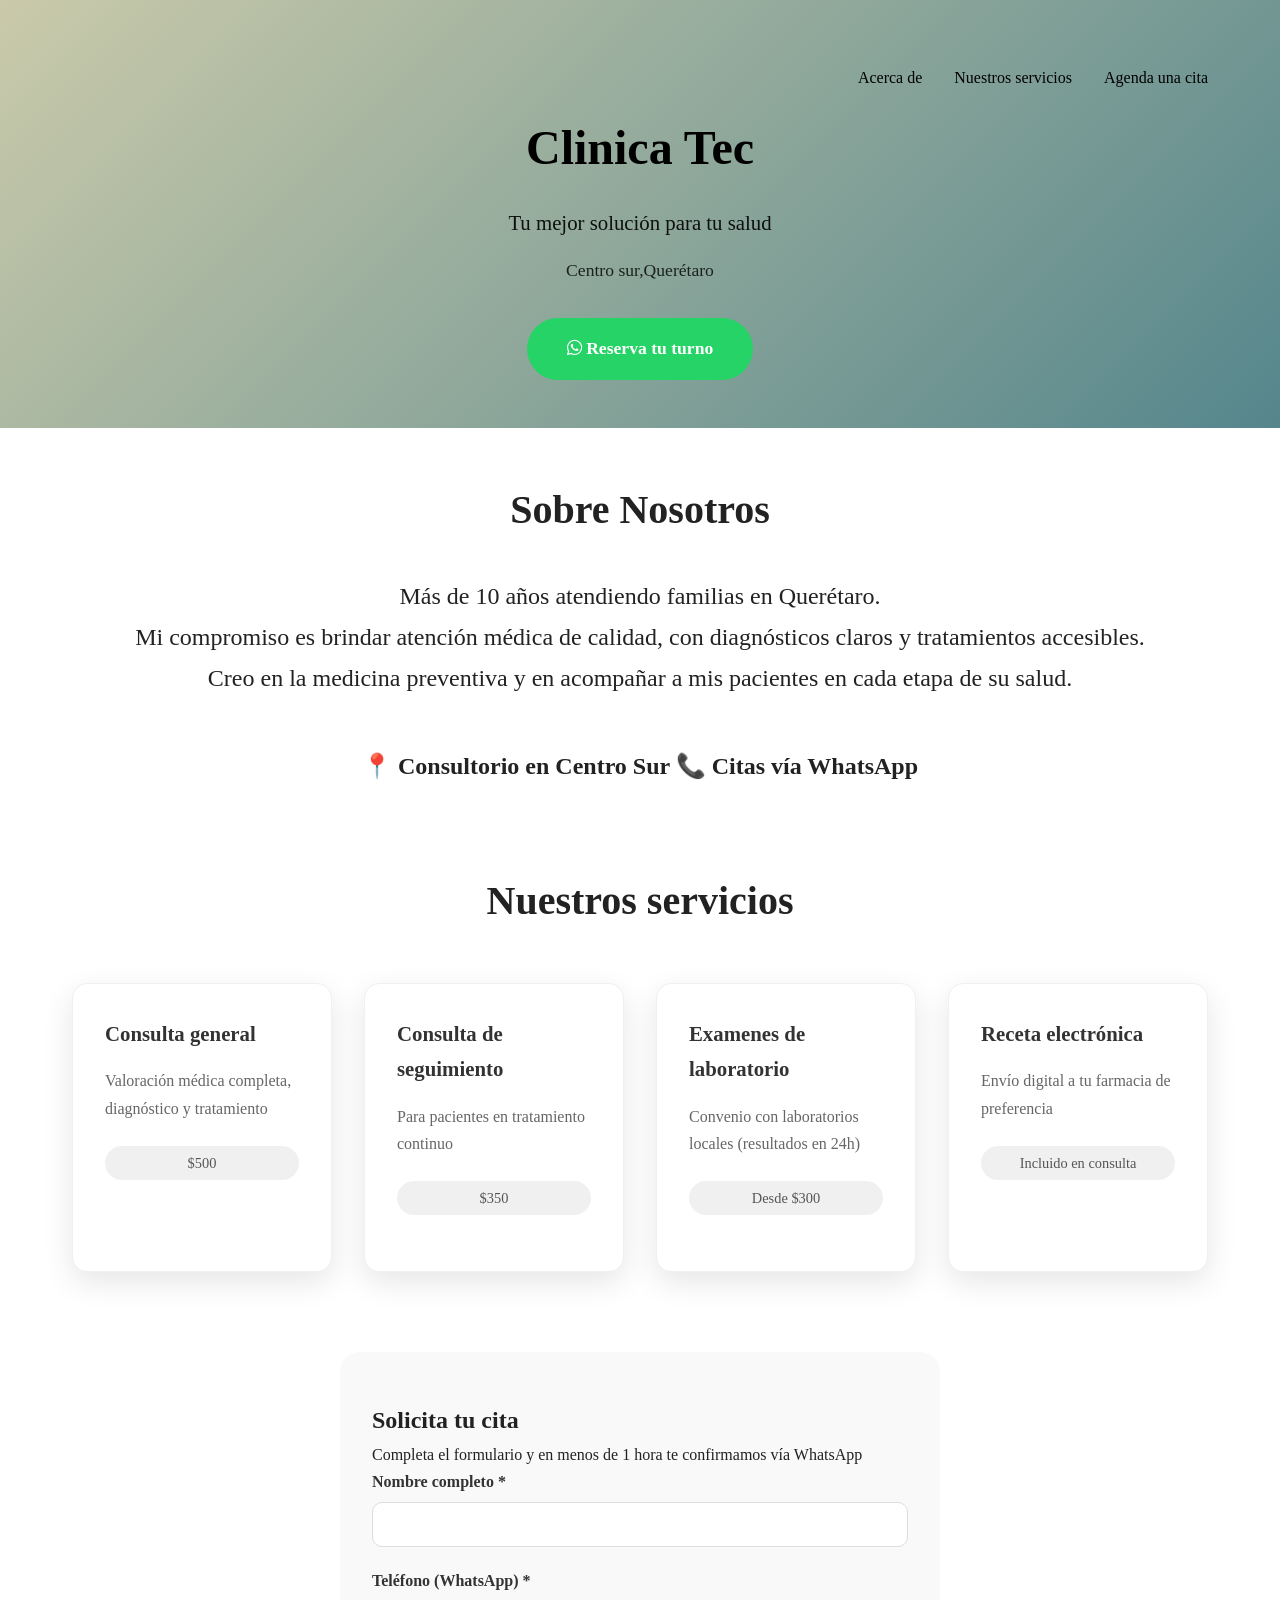
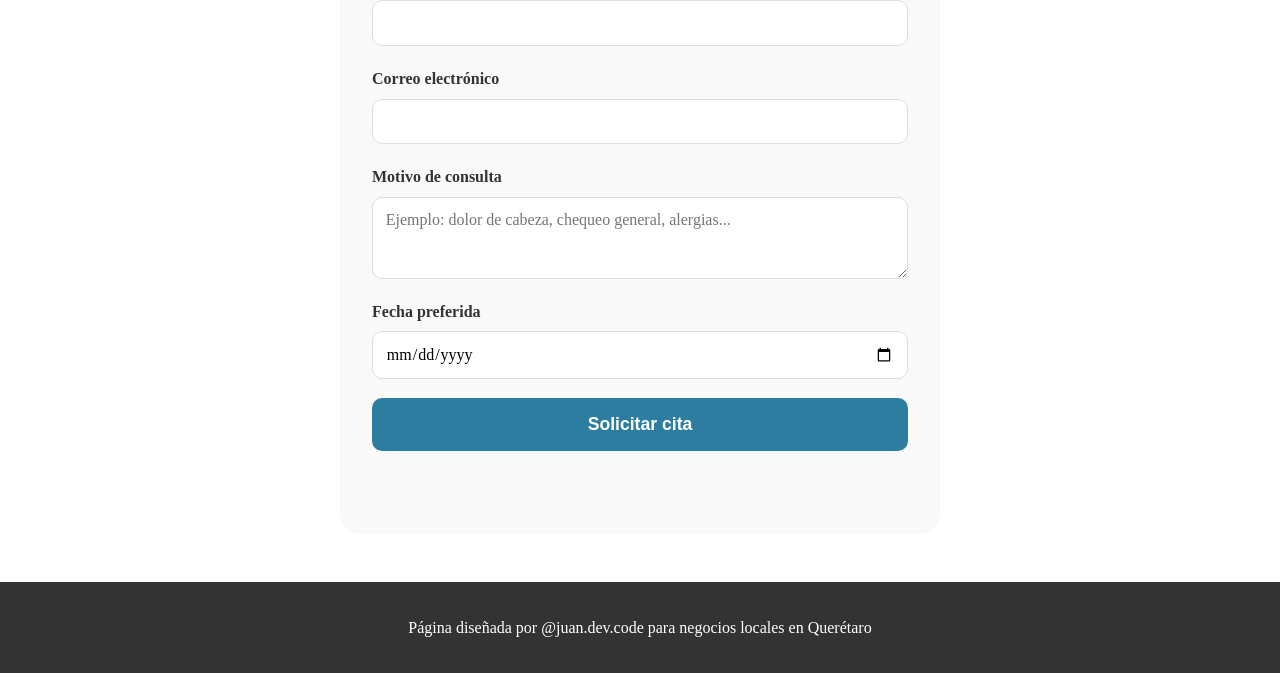
<file: dia10-formularios/index.html>
<!DOCTYPE html>
<html>
    <head>
        <meta charset="UTF-8">
        <meta name="viewport" content="width=device-width, initial-scale=1.0">
        <title>Clinica TEC | Querétaro</title>
        <link rel="stylesheet" href="styles.css">
        <link rel="stylesheet" href="https://cdnjs.cloudflare.com/ajax/libs/font-awesome/6.0.0-beta3/css/all.min.css">
    </head>
    <body>
        <header class="header">
            <nav class="nav">
                <ul class="nav-links">
                    <li><a href="#acercade">Acerca de</a></li>
                    <li><a href="#servicios">Nuestros servicios</a></li>
                    <li><a href="#contacto">Agenda una cita</a></li>
                </ul>
            </nav>
            <div class="hero-content">
            <h1>Clinica Tec</h1>
            <p class="subtitulo">Tu mejor solución para tu salud</p>
            <p class="ubicacion">Centro sur,Querétaro</p>
            </div>
            <a href="#" class="btn-whatsapp" id="btn-whatsapp">
                <i class="fab fa-whatsapp"></i> Reserva tu turno
            </a>
        </header>
        
        <main>
            <section class="acerca-de">
                <h2>Sobre Nosotros</h2>
                <p>Más de 10 años atendiendo familias en Querétaro.</p>
                <p>Mi compromiso es brindar atención médica de calidad, con diagnósticos claros y tratamientos accesibles.</p>
                <p>Creo en la medicina preventiva y en acompañar a mis pacientes en cada etapa de su salud.</p>
                <div class="info-nosotros">
                    <span>📍 Consultorio en Centro Sur</span>
                    <span>📞 Citas vía WhatsApp</span>
                </div>
            </section>
            <section class="nuestros-servicios">
                <h2>Nuestros servicios</h2>
                <div class="nuestros-servicios-grid">
                    <div class="servicios-card">
                        <h3>Consulta general</h3>
                        <p>Valoración médica completa, diagnóstico y tratamiento</p>
                        <span>$500</span>
                    </div>
                    <div class="servicios-card">
                        <h3>Consulta de seguimiento</h3>
                        <p>Para pacientes en tratamiento continuo</p>
                        <span>$350</span>
                    </div>
                    <div class="servicios-card">
                        <h3>Examenes de laboratorio</h3>
                        <p>Convenio con laboratorios locales (resultados en 24h)</p>
                        <span>Desde $300</span>
                    </div>
                    <div class="servicios-card">
                        <h3>Receta electrónica</h3>
                        <p>Envío digital a tu farmacia de preferencia</p>
                        <span>Incluido en consulta</span>
                    </div>
                </div>
            </section>
            <section class="agenda-cita">
                <h2>Solicita tu cita</h2>
                <p>Completa el formulario y en menos de 1 hora te confirmamos vía WhatsApp</p>
        <form id="formCita" class="formulario-cita">
        <div class="campo">
            <label for="nombre">Nombre completo *</label>
            <input type="text" id="nombre" name="nombre" required>
        </div>

        <div class="campo">
            <label for="telefono">Teléfono (WhatsApp) *</label>
            <input type="tel" id="telefono" name="telefono" required>
        </div>

        <div class="campo">
            <label for="email">Correo electrónico</label>
            <input type="email" id="email" name="email">
        </div>

        <div class="campo">
            <label for="motivo">Motivo de consulta</label>
            <textarea id="motivo" name="motivo" rows="3" placeholder="Ejemplo: dolor de cabeza, chequeo general, alergias..."></textarea>
        </div>

        <div class="campo">
            <label for="fecha">Fecha preferida</label>
            <input type="date" id="fecha" name="fecha">
        </div>

        <button type="submit" class="btn-cita">Solicitar cita</button>
        <p class="mensaje-confirmacion" id="mensajeConfirmacion"></p>
    </form>
            </section>
            <footer class="footer">
                <p>Página diseñada por @juan.dev.code para negocios locales en Querétaro</p>
            </footer>
        </main>
            <script src="script.js"></script>
    </body>
</html>
</file>
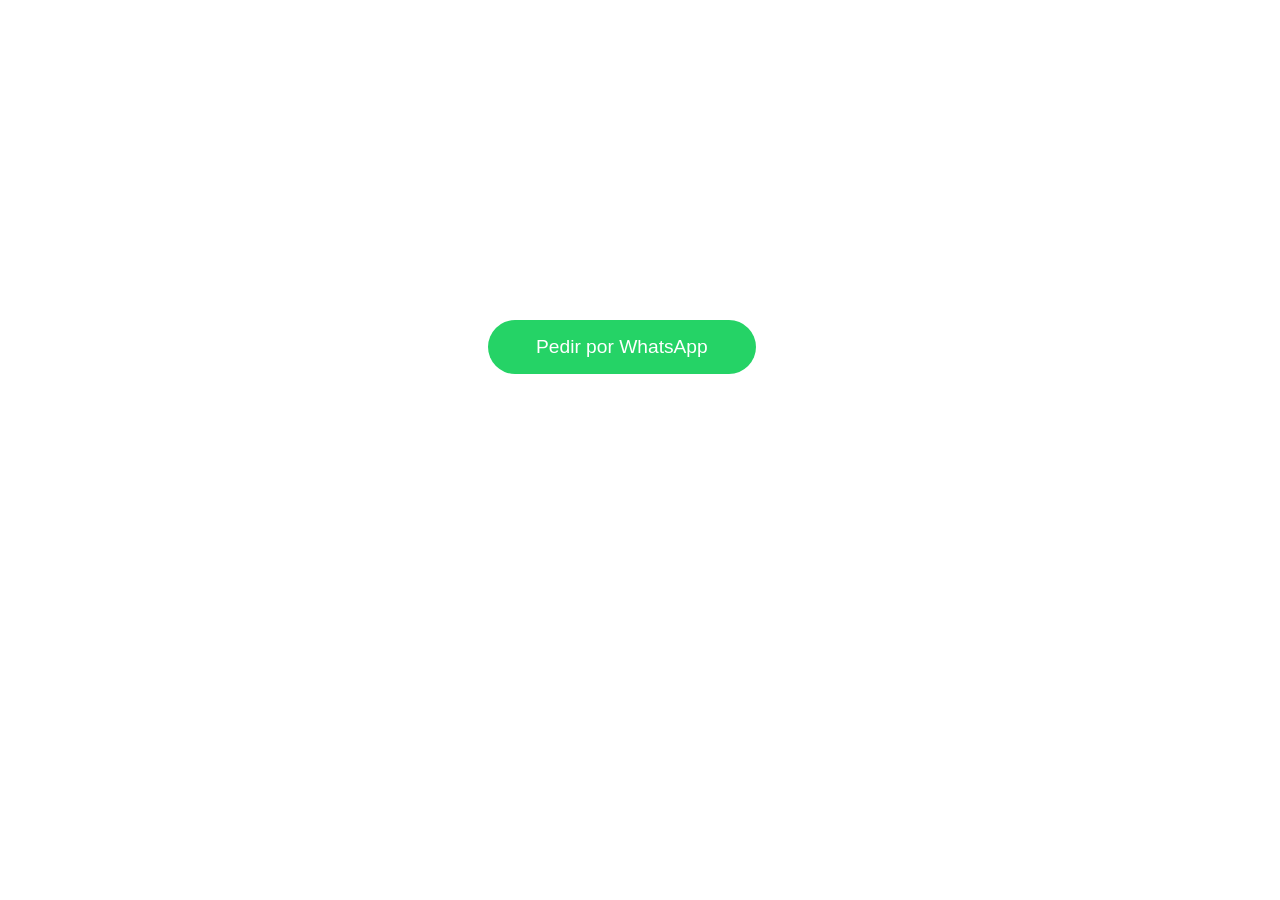
<file: dia14-Boton_Whatsapp/index.html>
<!DOCTYPE html>
<html>
    <head>
        <link rel="stylesheet" href="styles.css">
        <title>Crear boton whatsapp</title>
    </head>
    <body>
        <div class="button">
        <button class="btn-whatsapp" id="btnWhatsapp">Pedir por WhatsApp</button>
        </div>
    </body>
    <script src="script.js"></script>
</html>
</file>
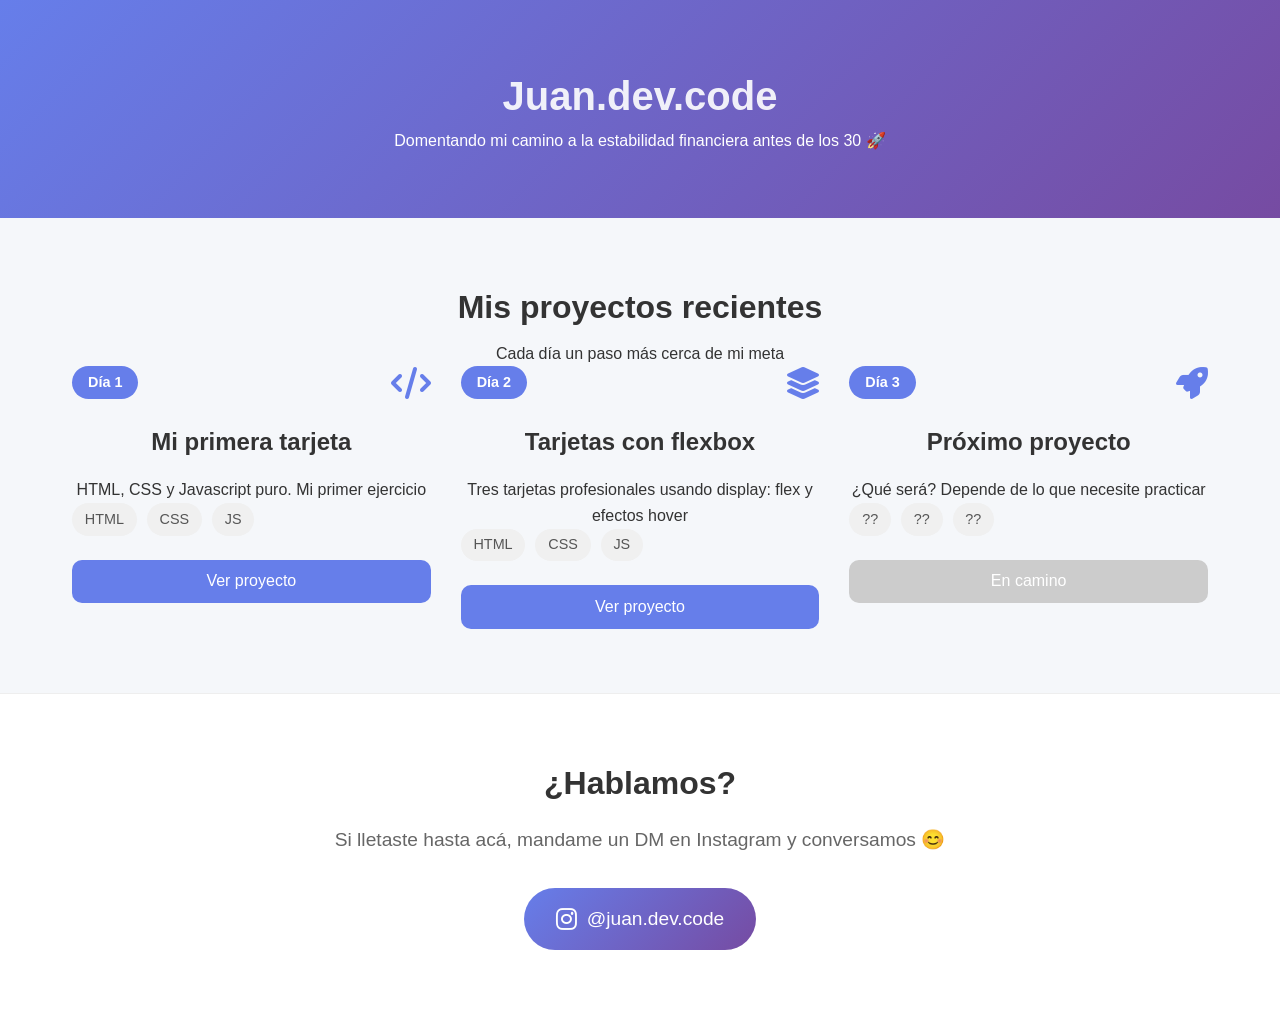
<file: dia3-Portafolio/index.html>
<!DOCTYPE html>
<html lang="es">
    <head>
        <meta charset="UTF-8">
        <meta name="viewport" content="width=device-width, initial-scale=1.0">
        <title>Día 3 - Mi portafolio en construcción</title>
        <link rel="stylesheet" href="styles.css">
        <link rel="stylesheet" href="https://cdnjs.cloudflare.com/ajax/libs/font-awesome/6.0.0-beta3/css/all.min.css">
    </head>
    <body>
        <header class="header">
            <h1>Juan.dev.code</h1>
            <p>Domentando mi camino a la estabilidad financiera antes de los 30 🚀</p>
        </header>

        <section class="seccion-proyectos">
            <h2>Mis proyectos recientes</h2>
            <p class="subtitulo-proyectos">Cada día un paso más cerca de mi meta</p>

        <div class="contenedor-proyectos">
            <!--Proyecto 1-->
            <div class="proyecto-tarjeta">
                <div class="proyecto-header">
                    <span class="proyecto-dia">Día 1</span>
                    <i class="fas fa-code"></i>
                </div>
                <h3>Mi primera tarjeta</h3>
                <p>HTML, CSS y Javascript puro. Mi primer ejercicio</p>

                <div class="tecnologias">
                    <span>HTML</span>
                    <span>CSS</span>
                    <span>JS</span>
                </div>
                <button class="btn-proyecto" data-proyecto="1">Ver proyecto</button>
            </div>
            <!--Proyecto 2-->
            <div class="proyecto-tarjeta">
                <div class="proyecto-header">
                    <span class="proyecto-dia">Día 2</span>
                    <i class="fas fa-layer-group"></i>
                </div>
                <h3>Tarjetas con flexbox</h3>
                <p>Tres tarjetas profesionales usando display: flex y efectos hover</p>

                <div class="tecnologias">
                    <span>HTML</span>
                    <span>CSS</span>
                    <span>JS</span>
                </div>
                <button class="btn-proyecto" data-proyecto="2">Ver proyecto</button>
            </div>
            <!--Proyecto 3-->
            <div class="proyecto-tarjeta">
                    <div class="proyecto-header">
                        <span class="proyecto-dia">Día 3</span>
                        <i class="fas fa-rocket"></i>
                    </div>
                    <h3>Próximo proyecto</h3>
                    <p>¿Qué será? Depende de lo que necesite practicar</p>
                    <div class="tecnologias">
                        <span>??</span>
                        <span>??</span>
                        <span>??</span>
                    </div>
                    <button class="btn-proyecto" disabled>En camino</button>
            </div>
        </div>

        </section>
        <section class="seccion-contacto">
            <h2>¿Hablamos?</h2>
            <p>Si lletaste hasta acá, mandame un DM en Instagram y conversamos 😊</p>
            <a href="https://instagram.com/juan.dev.code" target="_blank" class="btn-contacto">
                <i class="fab fa-instagram"></i>@juan.dev.code
            </a>
        </section>
        <script src="script.js"></script>
    </body>
</html>
</file>
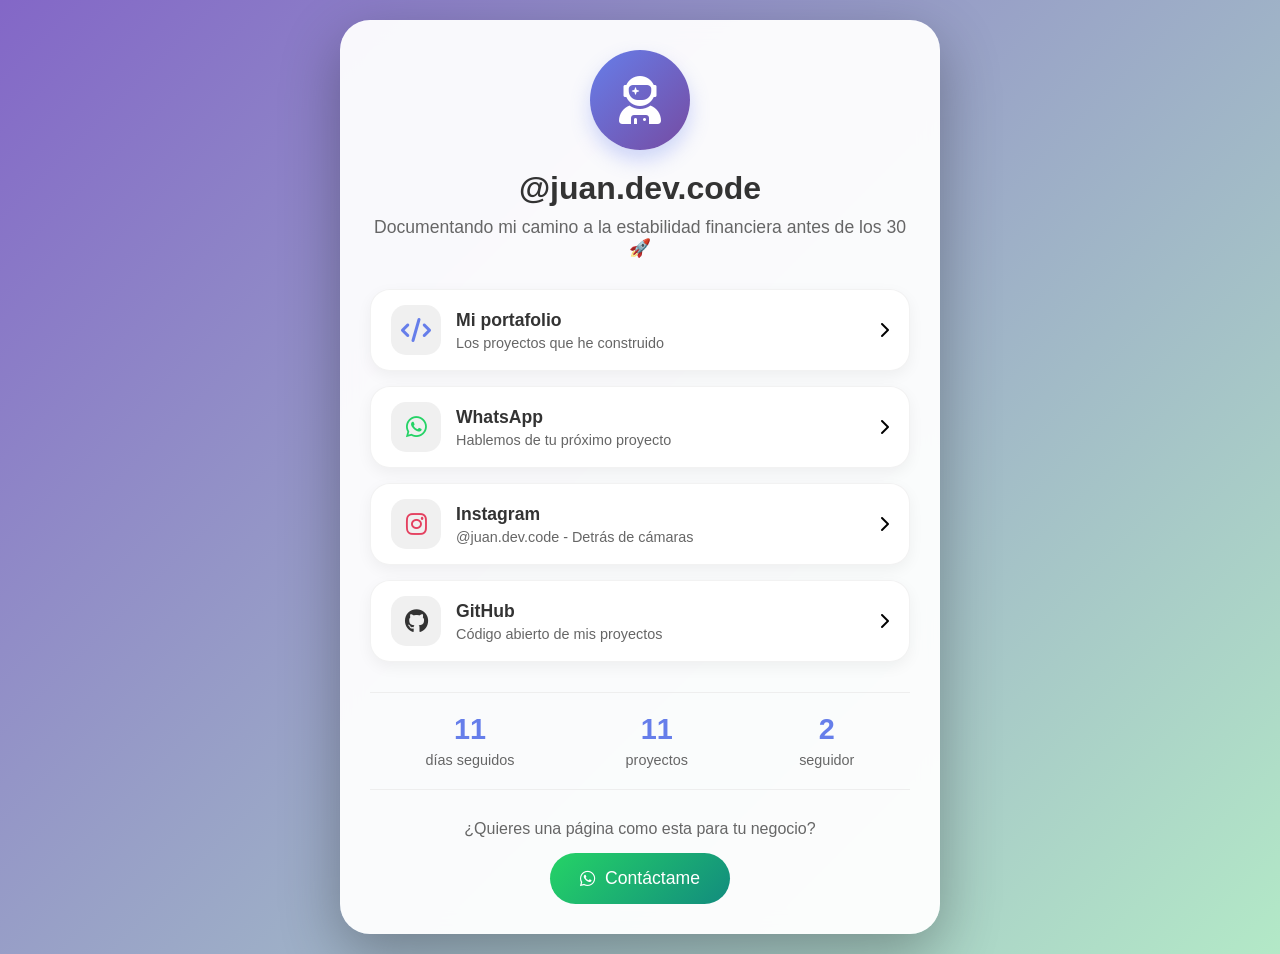
<file: dia4-linkpage/index.html>
<!DOCTYPE html>
<html lang="es">
<head>
    <meta charset="UTF-8">
    <meta name="viewport" content="width=device-width, initial-scale=1.0">
    <title>Mis links | juan.dev.code</title>
    <link rel="stylesheet" href="styles.css">
    <link rel="stylesheet" href="https://cdnjs.cloudflare.com/ajax/libs/font-awesome/6.0.0-beta3/css/all.min.css">
</head>
<body>
    <div class="container">
        <!--Perfil-->
            <div class="perfil">
                <div class="avatar">
                    <i class="fas fa-user-astronaut"></i>
                </div>
                <h1>@juan.dev.code</h1>
                <p class="bio">Documentando mi camino a la estabilidad financiera antes de los 30 🚀</p>
            </div>

        <!--Links importantes-->            
        <div class="links">
            <a href="#" class="link-card" id="link-portafolio">
                <div class="link-icon">
                    <i class="fas fa-code"></i>
                </div>
                <div class="link-content">
                    <h3>Mi portafolio</h3>
                    <p>Los proyectos que he construido</p>
                </div>
                <i class="fas fa-chevron-right"></i>
            </a>
            <a href="#" class="link-card" id="link-whatsapp">
                <div class="link-icon whatsapp">
                    <i class="fab fa-whatsapp"></i>
                </div>
                <div class="link-content">
                    <h3>WhatsApp</h3>
                    <p>Hablemos de tu próximo proyecto</p>
                </div>
                <i class="fas fa-chevron-right"></i>
            </a>
            <a href="https://instagram.com/juan.dev.code" target="_blank" class="link-card">
                <div class="link-icon instagram">
                    <i class="fab fa-instagram"></i>
                </div>
                <div class="link-content">
                    <h3>Instagram</h3>
                    <p>@juan.dev.code - Detrás de cámaras</p>
                </div>
                <i class="fas fa-chevron-right"></i>
            </a>
            <a href="#" class="link-card" id="link-github">
                <div class="link-icon github">
                    <i class="fab fa-github"></i>
                </div>
                <div class="link-content">
                    <h3>GitHub</h3>
                    <p>Código abierto de mis proyectos</p>
                </div>
                <i class="fas fa-chevron-right"></i>
            </a>
        </div>
        <!--Estadisticas simples-->  
        <div class="stats">
            <div class="stat-item">
                <span class="stat-number" id="dias-seguidos">3</span>
                <span class="stat-label">días seguidos</span>
            </div>
            <div class="stat-item">
                <span class="stat-number" id="proyectos">3</span>
                <span class="stat-label">proyectos</span>
            </div>
            <div class="stat-item">
                <span class="stat-number" id="seguidores">1</span>
                <span class="stat-label">seguidor</span>
            </div>
        </div>
        <!-- Footer -->
        <div class="footer">
            <p>¿Quieres una página como esta para tu negocio?</p>
            <button class="btn-contacto" id="btn-contacto">
                <i class="fab fa-whatsapp"></i> Contáctame
            </button>
        </div>
    </div>
    <script src="script.js"></script>
</body>
</html>
</file>
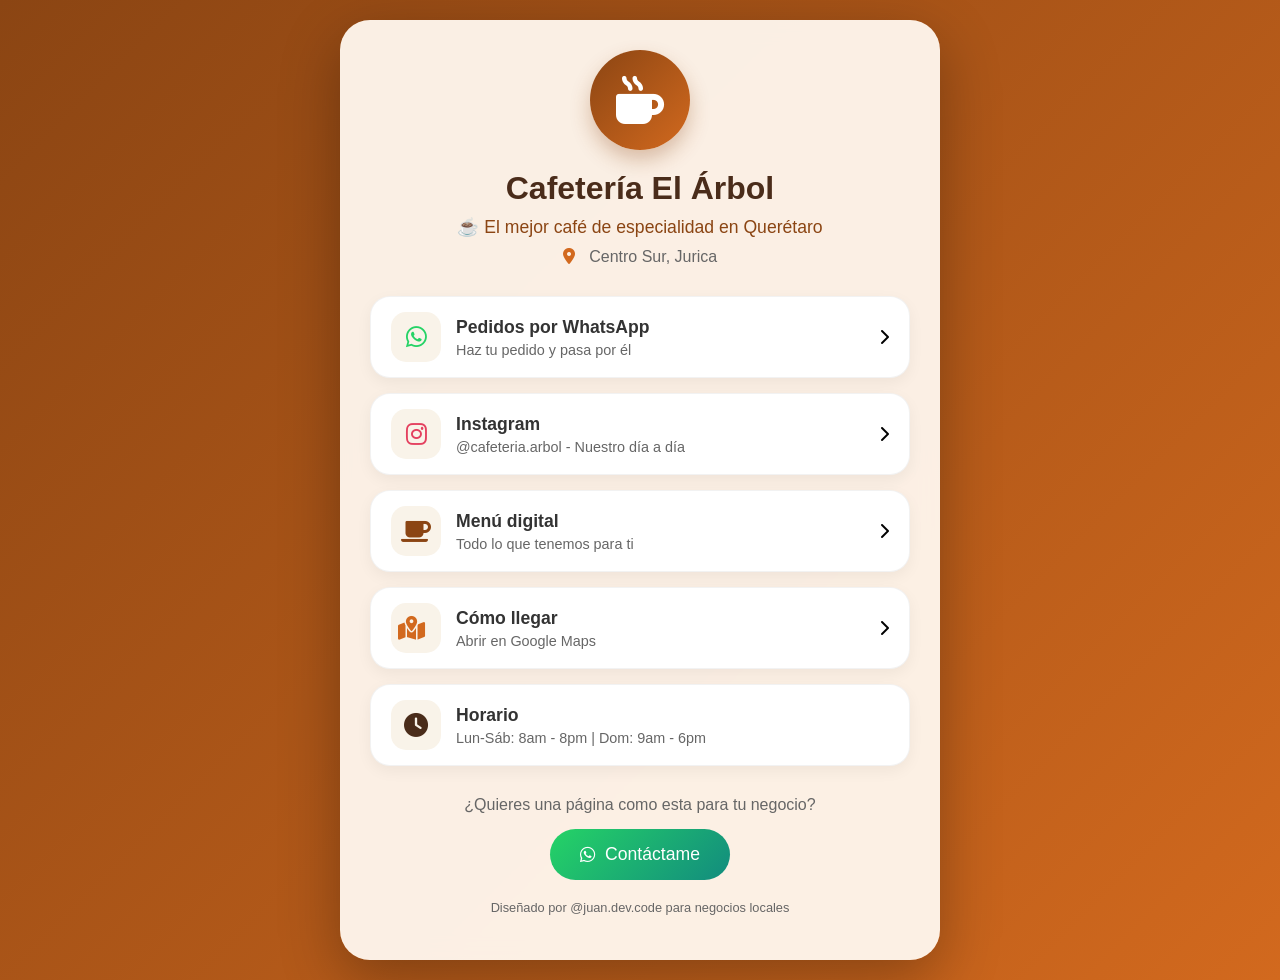
<file: dia5-cafeteria/index.html>
<!Doctype html>
<html>
    <head>
        <meta charset="UTF-8">
        <meta name="viewport" content="width=device-width, initial-scale=1.0">
        <title>Cafetería El Árbol | Links</title>
        <link rel="stylesheet" href="styles.css">
        <link rel="stylesheet" href="https://cdnjs.cloudflare.com/ajax/libs/font-awesome/6.0.0-beta3/css/all.min.css">
    </head>
<body>
    <div class="container">
        <!-- Perfil del negocio -->
        <div class="perfil">
            <div class="avatar">
                <i class="fas fa-mug-hot"></i>
            </div>
            <h1>Cafetería El Árbol</h1>
            <p class="bio">☕ El mejor café de especialidad en Querétaro</p>
            <p class="ubicacion">
                <i class="fas fa-map-marker-alt"></i> Centro Sur, Jurica
            </p>
        </div>

        <!-- Links importantes para el negocio -->
        <div class="links">
            <!-- WhatsApp (el más importante) -->
            <a href="#" class="link-card" id="link-whatsapp">
                <div class="link-icon whatsapp">
                    <i class="fab fa-whatsapp"></i>
                </div>
                <div class="link-content">
                    <h3>Pedidos por WhatsApp</h3>
                    <p>Haz tu pedido y pasa por él</p>
                </div>
                <i class="fas fa-chevron-right"></i>
            </a>

            <!-- Instagram -->
            <a href="#" class="link-card" id="link-instagram">
                <div class="link-icon instagram">
                    <i class="fab fa-instagram"></i>
                </div>
                <div class="link-content">
                    <h3>Instagram</h3>
                    <p>@cafeteria.arbol - Nuestro día a día</p>
                </div>
                <i class="fas fa-chevron-right"></i>
            </a>

            <!-- Menú -->
            <a href="#" class="link-card" id="link-menu">
                <div class="link-icon menu">
                    <i class="fas fa-coffee"></i>
                </div>
                <div class="link-content">
                    <h3>Menú digital</h3>
                    <p>Todo lo que tenemos para ti</p>
                </div>
                <i class="fas fa-chevron-right"></i>
            </a>

            <!-- Ubicación (Google Maps) -->
            <a href="#" class="link-card" id="link-ubicacion">
                <div class="link-icon ubicacion">
                    <i class="fas fa-map-marked-alt"></i>
                </div>
                <div class="link-content">
                    <h3>Cómo llegar</h3>
                    <p>Abrir en Google Maps</p>
                </div>
                <i class="fas fa-chevron-right"></i>
            </a>

            <!-- Horarios -->
            <div class="link-card no-link">
                <div class="link-icon horarios">
                    <i class="fas fa-clock"></i>
                </div>
                <div class="link-content">
                    <h3>Horario</h3>
                    <p>Lun-Sáb: 8am - 8pm | Dom: 9am - 6pm</p>
                </div>
            </div>
        </div>

        <!-- Botón de contacto para el dueño -->
        <div class="footer">
            <p>¿Quieres una página como esta para tu negocio?</p>
            <button class="btn-contacto" id="btn-contacto">
                <i class="fab fa-whatsapp"></i> Contáctame
            </button>
            <p class="nota">Diseñado por @juan.dev.code para negocios locales</p>
        </div>
    </div>

    <script src="script.js"></script>
</body>
</html>
</file>
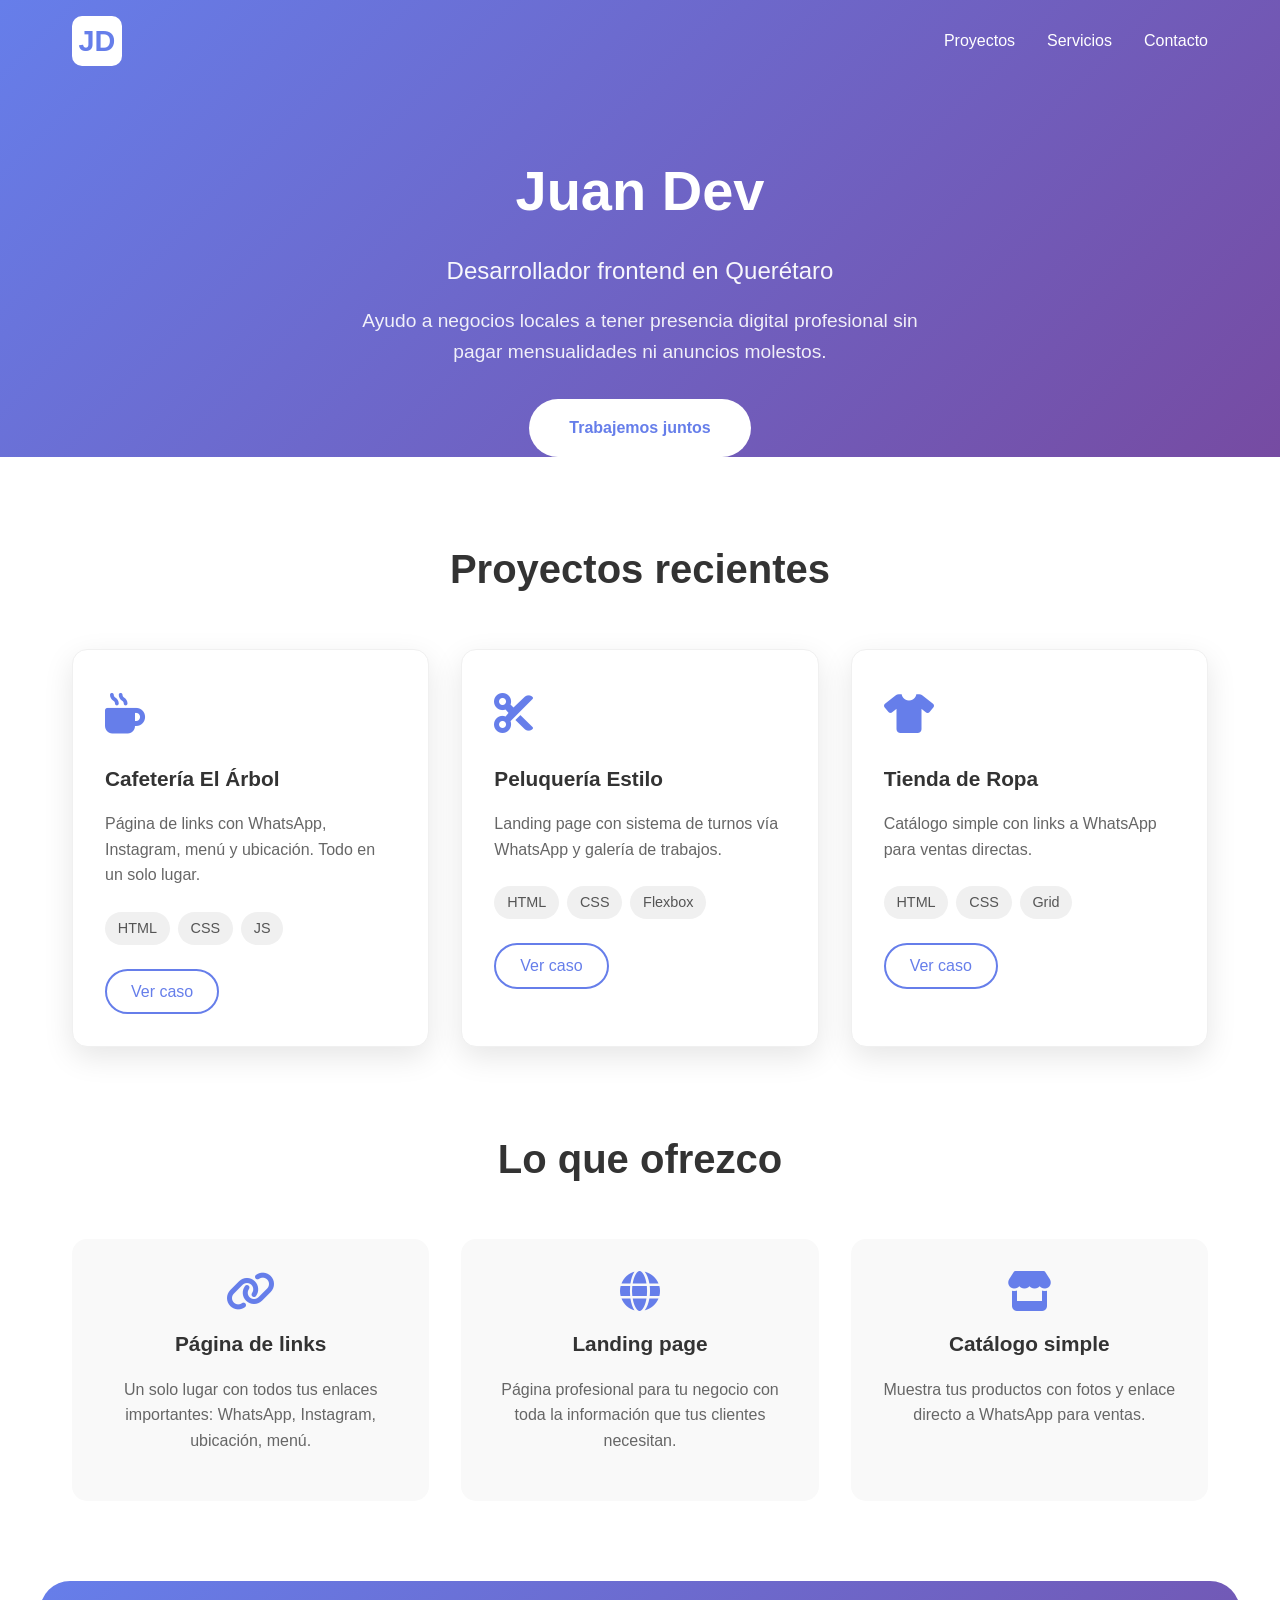
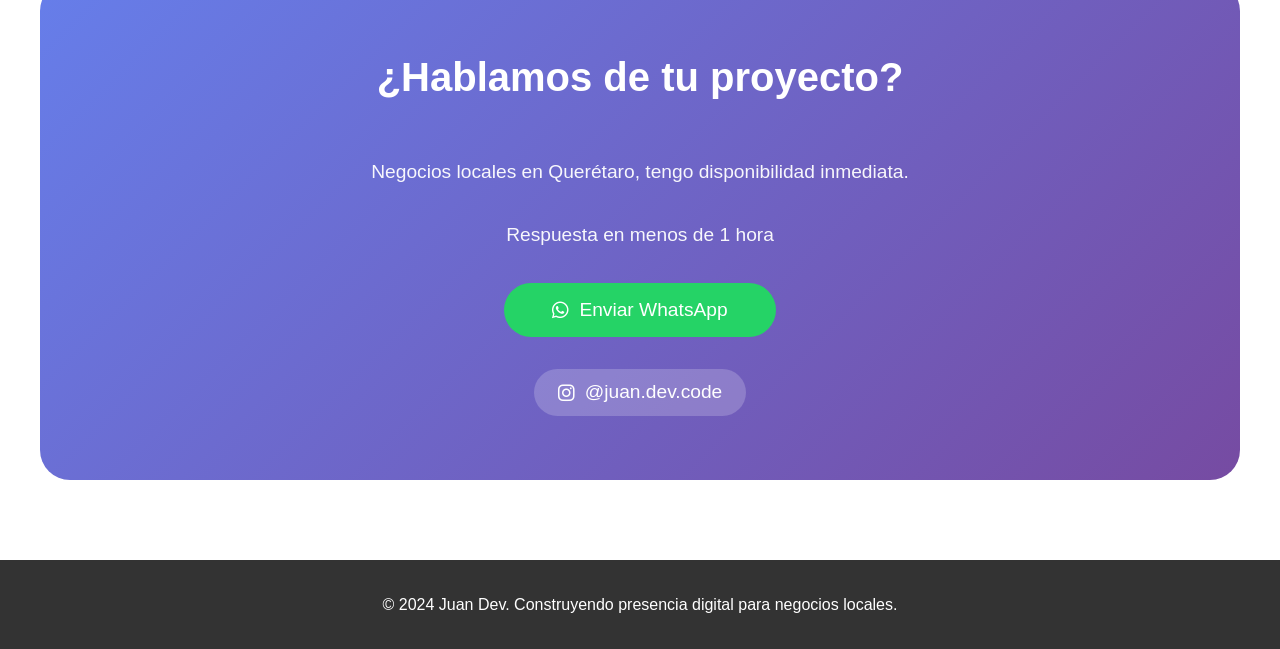
<file: dia6-portafolio-profesional/index.html>
<!DOCTYPE html>
<html>
    <head>
        <meta charset="UTF-8">
        <meta name="viewport" content="width=device-width, initial-scale=1.0">
        <title>Juan Dev | Portafolio</title>
        <link rel="stylesheet" href="styles.css">
        <link rel="stylesheet" href="https://cdnjs.cloudflare.com/ajax/libs/font-awesome/6.0.0-beta3/css/all.min.css">
    </head>
    <body>
        <header class="header">
            <nav class="nav">
            <div class="logo">JD</div>
            <ul class="nav-links">
                <li><a href="#proyectos">Proyectos</a></li>
                <li><a href="#servicios">Servicios</a></li>
                <li><a href="#contacto">Contacto</a></li>
            </ul>
            </nav>
        <div class="hero">
            <h1>Juan Dev</h1>
            <p class="hero-subtitle">Desarrollador frontend en Querétaro</p>
            <p class="hero-desc">Ayudo a negocios locales a tener presencia digital profesional sin pagar mensualidades ni anuncios molestos.</p>
            <a href="#contacto" class="btn-primario">Trabajemos juntos</a>
        </div>
        </header>

        <main>
            <section id="proyectos" class="seccion">
            <h2>Proyectos recientes</h2>
            <div class="proyectos-grid">
                <div class="proyecto-card">
                    <div class="proyecto-icon">
                        <i class="fas fa-mug-hot"></i>
                    </div>
                    <h3>Cafetería El Árbol</h3>
                    <p>Página de links con WhatsApp, Instagram, menú y ubicación. Todo en un solo lugar.</p>
                    <div class="proyecto-tags">
                        <span>HTML</span>
                        <span>CSS</span>
                        <span>JS</span>
                    </div>
                    <a href="#" class="btn-secundario" onclick="alert('Proyecto disponible para mostrar a clientes interesados')">Ver caso</a>
                </div>

                <div class="proyecto-card">
                    <div class="proyecto-icon">
                        <i class="fas fa-cut"></i>
                    </div>
                    <h3>Peluquería Estilo</h3>
                    <p>Landing page con sistema de turnos vía WhatsApp y galería de trabajos.</p>
                    <div class="proyecto-tags">
                        <span>HTML</span>
                        <span>CSS</span>
                        <span>Flexbox</span>
                    </div>
                    <a href="#" class="btn-secundario" onclick="alert('Proyecto disponible para mostrar a clientes interesados')">Ver caso</a>
                </div>

                <div class="proyecto-card">
                    <div class="proyecto-icon">
                        <i class="fas fa-tshirt"></i>
                    </div>
                    <h3>Tienda de Ropa</h3>
                    <p>Catálogo simple con links a WhatsApp para ventas directas.</p>
                    <div class="proyecto-tags">
                        <span>HTML</span>
                        <span>CSS</span>
                        <span>Grid</span>
                    </div>
                    <a href="#" class="btn-secundario" onclick="alert('Proyecto disponible para mostrar a clientes interesados')">Ver caso</a>
                </div>
            </div>
        </section>
        <section id="servicios" class="seccion">
            <h2>Lo que ofrezco</h2>
            <div class="servicios-grid">
                <div class="servicio-card">
                    <i class="fas fa-link"></i>
                    <h3>Página de links</h3>
                    <p>Un solo lugar con todos tus enlaces importantes: WhatsApp, Instagram, ubicación, menú.</p>
                    <p class="precio"></p>
                </div>

                <div class="servicio-card">
                    <i class="fas fa-globe"></i>
                    <h3>Landing page</h3>
                    <p>Página profesional para tu negocio con toda la información que tus clientes necesitan.</p>
                    <p class="precio"></p>
                </div>

                <div class="servicio-card">
                    <i class="fas fa-store"></i>
                    <h3>Catálogo simple</h3>
                    <p>Muestra tus productos con fotos y enlace directo a WhatsApp para ventas.</p>
                    <p class="precio"></p>
                </div>
            </div>
        </section>
        <section id="contacto" class="seccion contacto">
            <h2>¿Hablamos de tu proyecto?</h2>
            <p>Negocios locales en Querétaro, tengo disponibilidad inmediata.</p>
            
            <div class="contacto-whatsapp">
                <p class="contacto-whatsapp-texto">Respuesta en menos de 1 hora</p>
                <button class="btn-whatsapp" id="btn-contacto">
                    <i class="fab fa-whatsapp"></i> Enviar WhatsApp
                </button>
            </div>

            <div class="redes">
                <a href="https://instagram.com/juan.dev.code" target="_blank" class="red-link">
                    <i class="fab fa-instagram"></i> @juan.dev.code
                </a>
            </div>
        </section>
        </main>
        <footer class="footer">
        <p>© 2024 Juan Dev. Construyendo presencia digital para negocios locales.</p>
        </footer>
        <script src="script.js"></script>
    </body>
</html>
</file>
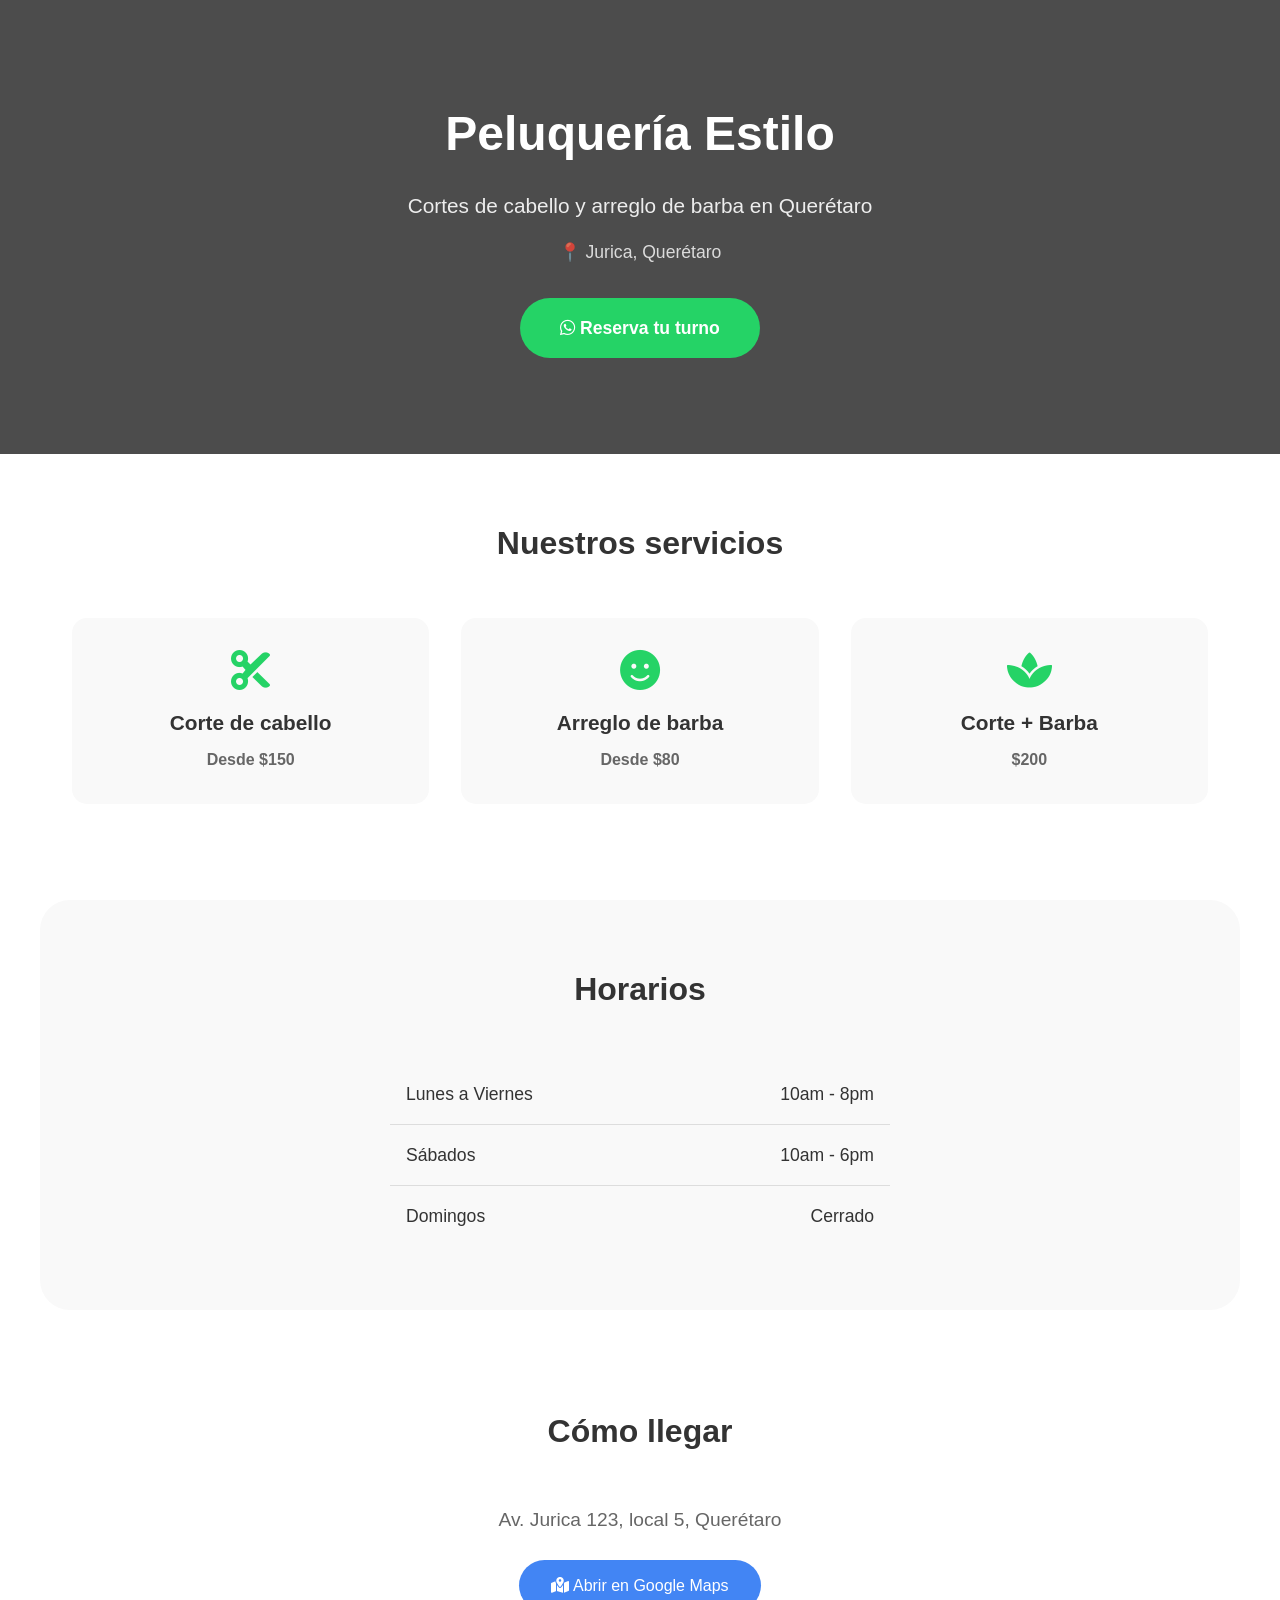
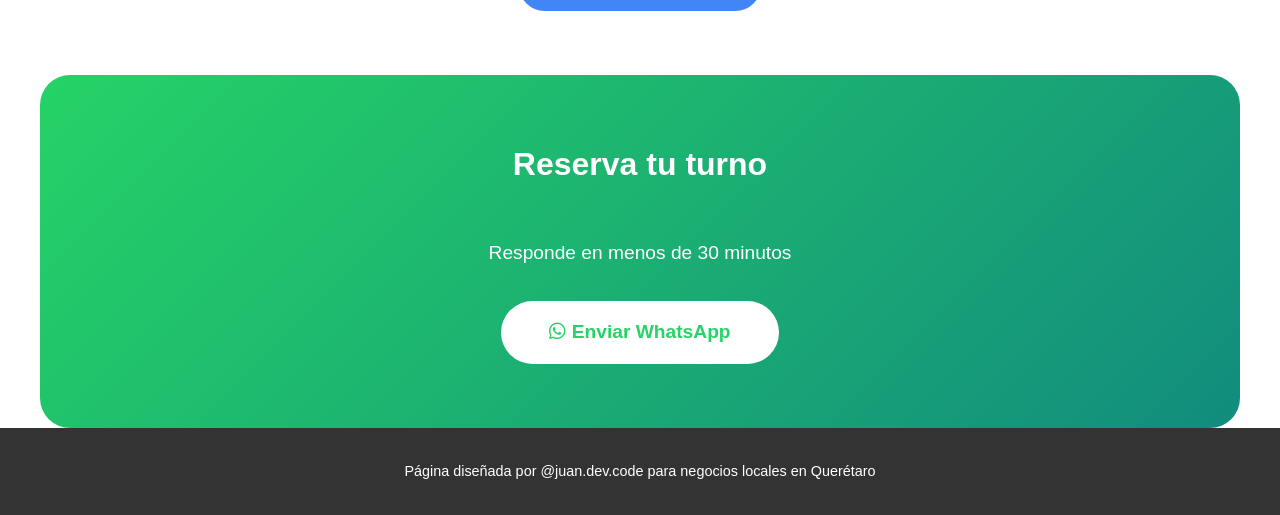
<file: dia7-landing-peluqueria/index.html>
<!DOCTYPE html>
<html>
    <head>
        <meta charset="UTF-8">
        <meta name="viewport" content="width=device-width, initial-scale=1.0">
        <title>Peluquería Estilo | Querétaro</title>
        <link rel="stylesheet" href="styles.css">
        <link rel="stylesheet" href="https://cdnjs.cloudflare.com/ajax/libs/font-awesome/6.0.0-beta3/css/all.min.css">
    </head>
    <body>
        <header class="hero">
            <div class="hero-content">
                <h1>Peluquería Estilo</h1>
                <p class="subtitulo">Cortes de cabello y arreglo de barba en Querétaro</p>
                <p class="ubicacion">📍 Jurica, Querétaro</p>
                <a href="#" class="btn-whatsapp" id="btn-whatsapp">
                <i class="fab fa-whatsapp"></i> Reserva tu turno
            </a>
        </div>
        </header>
        <main>
             <section class="servicios">
                <h2>Nuestros servicios</h2>
            <div class="servicios-grid">
                <div class="servicio">
                    <i class="fas fa-cut"></i>
                    <h3>Corte de cabello</h3>
                    <p>Desde $150</p>
                </div>
                <div class="servicio">
                    <i class="fas fa-face-smile"></i>
                    <h3>Arreglo de barba</h3>
                    <p>Desde $80</p>
                </div>
                <div class="servicio">
                    <i class="fas fa-spa"></i>
                    <h3>Corte + Barba</h3>
                    <p>$200</p>
                </div>
            </div>
             </section>

              <section class="horarios">
                <h2>Horarios</h2>
            <div class="horarios-grid">
                <div class="dia">
                    <span>Lunes a Viernes</span>
                    <span>10am - 8pm</span>
                </div>
                <div class="dia">
                    <span>Sábados</span>
                    <span>10am - 6pm</span>
                </div>
                <div class="dia">
                    <span>Domingos</span>
                    <span>Cerrado</span>
                </div>
            </div>
              </section>
              <section class="ubicacion-seccion">
            <h2>Cómo llegar</h2>
            <p class="direccion">Av. Jurica 123, local 5, Querétaro</p>
            <a href="#" class="btn-mapa" id="btn-mapa">
                <i class="fas fa-map-marked-alt"></i> Abrir en Google Maps
            </a>
        </section>
        <section class="contacto">
            <h2>Reserva tu turno</h2>
            <p>Responde en menos de 30 minutos</p>
            <a href="#" class="btn-whatsapp-grande" id="btn-whatsapp-footer">
                <i class="fab fa-whatsapp"></i> Enviar WhatsApp
            </a>
        </section>
        </main>
        <footer class="footer">
        <p>Página diseñada por @juan.dev.code para negocios locales en Querétaro</p>
    </footer>
    <script src="script.js"></script>
    </body>
</html>
</file>
<file: dia10-formularios/styles.css>
*{
    margin:0;
    padding: 0;
    box-sizing: border-box;
}
body{
    font-family: Georgia, 'Times New Roman', Times, serif;
    line-height: 1.7;
    color: #222;
}
.header{
    background: linear-gradient(135deg, #CACAAA 0%, #55868C 100%);
    color:black;
    text-align: center;
    padding: 3rem 2rem;
}
.nav{
    display:flex;
    justify-content: end;
    align-items: end;
    max-width: 1200px;
    margin: 0 auto;
    padding: 1rem 0;
}
.nav-links{
    display: flex;
    gap:2rem;
    list-style: none;
}
.nav-links a{
    color:black;
    text-decoration: none;
    font-weight: 500;
}
.nav-links a:hover{
    text-decoration: underline;
}
.hero-content{
    max-width: 800px;
    margin:0 auto;
}
.header h1{
    font-size: 3rem;
    margin-bottom: 1rem;
}
.subtitulo{
    font-size: 1.3rem;
    margin-bottom: 1rem;
    opacity: 0.9;
}
.ubicacion{
    font-size: 1.1rem;
    margin-bottom: 2rem;
    opacity: 0.8;
}
.btn-whatsapp{
    display: inline-block;
    background: #25D366;
    color: white;
    padding: 1rem 2.5rem;
    border-radius: 50px;
    text-decoration: none;
    font-size: 1.1rem;
    font-weight: 600;
    transition: transform 0.3s;
}
.btn-whatsapp:hover {
    transform: scale(1.05);
}
.acerca-de{
    max-width: 1200px;
    margin: 3rem auto;
    padding: 0 2rem;

}
.acerca-de h2{
    font-size: 2.5rem;
    text-align: center;
    margin-bottom: 2rem;
    color: #222;
}
.acerca-de p{
    font-size: 1.5rem;
    text-align: center;
    line-height: 1.7;
    color: #222;
}
.info-nosotros{
    font-size: 1.5rem;
    font-weight: bold;
    text-align: center;
    margin-top: 3rem;
    color: #222;
    justify-content: space-between;
}
.nuestros-servicios{
    max-width: 1200px;
    margin: 5rem auto;
    padding: 0 2rem;
}
.nuestros-servicios h2{
    font-size: 2.5rem;
    text-align: center;
    line-height: 1.7;
    color: #222;
    margin-bottom: 3rem;
}
.nuestros-servicios-grid{
    display: grid;
    grid-template-columns: repeat(auto-fit,minmax(250px,1fr));
    gap: 2rem;
}
.servicios-card{
    background: white;
    border-radius: 15px;
    padding: 2rem;
    box-shadow: 0 10px 30px rgba(0,0,0,0.1);
    transition: transform 0.3s;
    border: 1px solid #f0f0f0;
}
.servicios-card:hover {
    transform: translateY(-5px);
}
.servicios-card h3 {
    font-size: 1.3rem;
    margin-bottom: 1rem;
    color: #333;
}
.servicios-card p{
    color:#666;
    margin-bottom: 1.5rem;
}
.servicios-card span{
    display:flex;
    justify-content: center;
    align-items: center;
    gap: 0.5rem;
    flex-wrap: wrap;
    margin-bottom: 1.5rem;
    background: #f0f0f0;
    padding: 0.3rem 0.8rem;
    border-radius: 20px;
    font-size: 0.9rem;
    color: #555;
}
.agenda-cita{
    background: #f9f9f9;
    padding: 3rem 2rem;
    border-radius: 20px;
    margin: 3rem auto;
    max-width: 600px;
}
.formulario-cita {
    display: flex;
    flex-direction: column;
    gap: 1.2rem;
}
.campo {
    display: flex;
    flex-direction: column;
    gap: 0.4rem;
}
.campo label {
    font-weight: 600;
    color: #333;
}
.campo input,
.campo textarea {
    padding: 0.8rem;
    border: 1px solid #ddd;
    border-radius: 10px;
    font-family: inherit;
    font-size: 1rem;
}
.btn-cita {
    background: #2c7da0;
    color: white;
    border: none;
    padding: 1rem;
    border-radius: 10px;
    font-size: 1.1rem;
    font-weight: bold;
    cursor: pointer;
    transition: background-color 0.3s;
}
.btn-cita:hover {
    background: #1f5e7a;
}
.mensaje-confirmacion {
    text-align: center;
    margin-top: 1rem;
    font-weight: 500;
    color: #2c7da0;
}

/* Footer */
.footer {
    text-align: center;
    padding: 2rem;
    background: #333;
    color: white;
}
/* Responsive */
@media (max-width: 768px) {
    .nav {
        flex-direction: column;
        gap: 1rem;
    }
    
    .nav-links {
        gap: 1rem;
    }
    
    .hero h1 {
        font-size: 2.5rem;
    }
    
    .hero-subtitle {
        font-size: 1.2rem;
    }
    
    .seccion {
        margin: 3rem auto;
    }
    
    .servicios-grid {
        grid-template-columns: 1fr;
    }
}
</file>
<file: dia14-Boton_Whatsapp/styles.css>
button{
    display: flex;
    margin-left: 30rem;
    margin-top: 20rem;
}
.btn-whatsapp {
    background: #25D366;
    color: white;
    border: none;
    padding: 1rem 3rem;
    border-radius: 50px;
    font-size: 1.2rem;
    cursor: pointer;
    display: flex;
    align-items: center;
    gap: 10px;
    transition: transform 0.3s;
    border: none;
}
</file>
<file: dia3-Portafolio/styles.css>
*{
    margin:0;
    padding: 0;
    box-sizing: border-box;
}
body{
    font-family: 'Segoe UI', Tahoma, Geneva, Verdana, sans-serif;
    background: #f5f7fa;
    color:#333;
    line-height: 1.6;
}
/* HEADER */
.header{
    background: linear-gradient(135deg, #667eea 0%,#764ba2 100%);
    color:white;
    text-align: center;
    padding: 4rem 2rem;
}
.header h1{
    font-size: 2.5rem;
    opacity: 0.9;
}
/*Sección proyectos*/
.seccion-proyectos{
    max-width: 1200px;
    margin: 4rem auto;
    padding: 0 2rem;
    text-align: center;
}
.seccion-proyectos h2{
    font-size: 2rem;
    color: #333;
    margin-bottom: 0.5rem;
}
.subtitulos-proyectos{
    color: #666;
    margin-bottom: 3rem;
}
/* GRID PARA EL CONTENEDOR PRINCIAL*/
.contenedor-proyectos{
    display: grid;
    grid-template-columns: 
    repeat(auto-fit,minmax(300px,1fr));
    gap:30px;
    margin-bottom: 4rem;
}
/*Tarjeta de proyectos*/
.proyecto-tajeta{
    background: white;
    border-radius: 15px;
    padding: 2rem;
    box-shadow: 0 10px 30px rgba(0,0,0,0.1);
    transition: transform 0.3s;
    text-align: left;
    display:flex;
    flex-direction: column;
}
.proyecto-tajeta:hover{
    transform: translateY(-5px);
}
.proyecto-header{
    display: flex;
    justify-content: space-between;
    align-items: center;
    margin-bottom: 1.5rem;
}
.proyecto-dia{
    background: #667eea;
    color:white;
    padding: 0.3rem 1rem;
    border-radius: 20px;
    font-size: 0.9rem;
    font-weight: 600;
}
.proyecto-header i{
    font-size: 2rem;
    color:#667eea
}
.proyecto-tarjeta h3{
    font-size: 1.5rem;
    margin-bottom: 1rem;
    color: #333;
}
.proyecto-tajeta p{
    color:#666;
    margin-bottom: 1.5rem;
    flex-grow: 1;
}
/* TECNOLOGÍAS (usando flexbox) */
.tecnologias{
    display: flex;
    gap:10px;
    flex-wrap: wrap;
    margin-bottom: 1.5rem;
}
.tecnologias span{
    background: #f0f0f0;
    padding: 0.3rem 0.8rem;
    border-radius: 20px;
    font-size: 0.9rem;
    color: #555;
}
.btn-proyecto{
    background: #667eea;
    color:white;
    border:none;
    padding:0.8rem;
    border-radius: 10px;
    font-size: 1rem;
    cursor:pointer;
    transition: background-color 0.3s;
    width:100%;
    font-weight: 600px;
}
.btn-proyecto:hover:not(:disabled){
    background-color: #5a67d8;
}
.btn-proyecto:disabled{
    background: #ccc;
    cursor: 2px dashed #ccc;
}
/* TARJETA PLACEHOLDER */
.proyecto-placeholder{
    background: #f9f9f9;
    border: 2px dashed #ccc;
}
.proyecto-placeholder .proyecto-header i{
    color: #999;
}
/*Sección contacto (con flexbox)*/
.seccion-contacto{
    background: white;
    text-align: center;
    padding: 4rem 2rem;
    border-top: 1px solid #eee;
}
.seccion-contacto h2{
    font-size: 2rem;
    margin-bottom: 1rem;
    color:#333;
}
.seccion-contacto p{
    color: #666;
    margin-bottom: 2rem;
    font-size: 1.2rem;
}
.btn-contacto{
    display: inline-flex;
    align-items: center;
    gap:10px;
    background: linear-gradient(135deg, #667eea 0%, #764ba2 100%);
    color: white;
    text-decoration: none;
    padding: 1rem 2rem;
    border-radius: 50px;
    font-size: 1.2rem;
    transition: transform 0.3s;
}
.btn-contacto:hover{
    transform: scale(1.05);
}
.btn-contacto i{
    font-size: 1.5rem;
}
/*Diseño responsivo*/
@media(max-width: 768px){
    .header h1{
        font-size: 2rem;
    }
    .header p{
        font-size: 1rem;
    }
    .seccion-proyectos{
        margin: 2rem auto;
    }
}
</file>
<file: dia4-linkpage/styles.css>
* {
    margin: 0;
    padding: 0;
    box-sizing: border-box;
}
body{
    font-family: -apple-system, BlinkMacSystemFont, 'Segoe UI', Roboto, Oxygen, Ubuntu, sans-serif;
    background: linear-gradient(135deg, #8367C7 0%, #B3E9C7 100%);
    min-height: 100vh;
    display: flex;
    justify-content: center;
    align-items: center;
    padding: 20px;
}
.container{
    max-width: 600px;
    width: 100%;
    background: rgba(255, 255, 255, 0.95);
    backdrop-filter: blur(10px);
    border-radius: 30px;
    padding: 30px;
    box-shadow: 0 20px 60px rgba(0,0,0,0.3);
}
/* Perfil */
.perfil {
    text-align: center;
    margin-bottom: 30px;
}
.avatar {
    width: 100px;
    height: 100px;
    background: linear-gradient(135deg, #667eea 0%, #764ba2 100%);
    border-radius: 50%;
    display: flex;
    justify-content: center;
    align-items: center;
    margin: 0 auto 20px;
    font-size: 3rem;
    color: white;
    box-shadow: 0 10px 20px rgba(102, 126, 234, 0.3);
}
.perfil h1 {
    color: #333;
    margin-bottom: 10px;
}
.bio {
    color: #666;
    font-size: 1.1rem;
}
/* Links */
.links{
    display: flex;
    flex-direction: column;
    gap: 15px;
    margin-bottom: 30px;
}
.link-card {
    display: flex;
    align-items: center;
    padding: 15px 20px;
    background: white;
    border-radius: 20px;
    text-decoration: none;
    color: inherit;
    box-shadow: 0 5px 15px rgba(0,0,0,0.05);
    transition: all 0.5s;
    border: 1px solid rgba(0,0,0,0.05);
}
.link-card:hover {
    transform: translateX(5px);
    box-shadow: 0 10px 25px rgba(102, 126, 234, 0.2);
    border-color: #667eea;
}
.link-icon {
    width: 50px;
    height: 50px;
    background: #f0f0f0;
    border-radius: 15px;
    display: flex;
    justify-content: center;
    align-items: center;
    margin-right: 15px;
    font-size: 1.5rem;
    color: #667eea;
}
.link-icon.whatsapp {
    color: #25D366;
}
.link-icon.instagram {
    color: #E4405F;
}
.link-icon.github {
    color: #333;
}
.link-content {
    flex: 1;
}
.link-content h3{
    font-size: 1.1rem;
    margin-bottom: 4px;
    color: #333;
}
.link-content p {
    font-size: 0.9rem;
    color: #666;
}
/* Stats */
.stats {
    display: flex;
    justify-content: space-around;
    margin-bottom: 30px;
    padding: 20px 0;
    border-top: 1px solid #eee;
    border-bottom: 1px solid #eee;
}
.stat-item{
    text-align: center;
}
.stat-number{
    display: block;
    font-size: 1.8rem;
    font-weight: bold;
    color: #667eea;
    margin-bottom: 5px;
}
.stat-label{
    color: #666;
    font-size: 0.9rem;
}
/* Footer */
.footer{
    text-align: center;
}
.footer p{
    color: #666;
    margin-bottom: 15px;
}
.btn-contacto{
    background: linear-gradient(135deg, #25D366 0%, #128C7E 100%);
    color: white;
    border: none;
    padding: 15px 30px;
    border-radius: 50px;
    font-size: 1.1rem;
    cursor: pointer;
    display: inline-flex;
    align-items: center;
    gap: 10px;
    transition: transform 0.3s;
    border: none;
}
.btn-contacto:hover{
    transform: scale(1.05);
}
/* Responsiva */
@media (max-width: 480px){
    .container {
        padding: 20px;
    }
    
    .avatar {
        width: 80px;
        height: 80px;
        font-size: 2.5rem;
    }
    
    .link-content p {
        font-size: 0.8rem;
    }
}
</file>
<file: dia5-cafeteria/styles.css>
* {
    margin: 0;
    padding: 0;
    box-sizing: border-box;
}
body {
    font-family: 'Segoe UI', Tahoma, Geneva, Verdana, sans-serif;
    background: linear-gradient(135deg, #8B4513 0%, #D2691E 100%);
    min-height: 100vh;
    display: flex;
    justify-content: center;
    align-items: center;
    padding: 20px;
}
.container {
    max-width: 600px;
    width: 100%;
    background: rgba(255, 248, 240, 0.95);
    backdrop-filter: blur(10px);
    border-radius: 30px;
    padding: 30px;
    box-shadow: 0 20px 60px rgba(0,0,0,0.3);
}
/* Perfil */
.perfil{
    text-align: center;
    margin-bottom: 30px;
}
.avatar {
    width: 100px;
    height: 100px;
    background: linear-gradient(135deg, #8B4513 0%, #D2691E 100%);
    border-radius: 50%;
    display: flex;
    justify-content: center;
    align-items: center;
    margin: 0 auto 20px;
    font-size: 3rem;
    color: white;
    box-shadow: 0 10px 20px rgba(139, 69, 19, 0.3);
}
.perfil h1 {
    color: #4A2C1A;
    margin-bottom: 10px;
    font-size: 2rem;
}
.bio {
    color: #8B4513;
    font-size: 1.1rem;
    margin-bottom: 10px;
}
.ubicacion{
    color: #666;
    font-size: 1rem;
}
.ubicacion i {
    color: #D2691E;
    margin-right: 10px;
}
/* Links */
.links {
    display: flex;
    flex-direction: column;
    gap: 15px;
    margin-bottom: 30px;
}
.link-card {
    display: flex;
    align-items: center;
    padding: 15px 20px;
    background: white;
    border-radius: 20px;
    text-decoration: none;
    color: inherit;
    box-shadow: 0 5px 15px rgba(0,0,0,0.05);
    transition: all 0.3s;
    border: 1px solid rgba(0,0,0,0.05);
    cursor: pointer;
}
.link-card:hover {
    transform: translateX(5px);
    box-shadow: 0 10px 25px rgba(210, 105, 30, 0.2);
    border-color: #D2691E;
}
.link-card.no-link:hover {
    transform: none;
    box-shadow: none;
    border-color: rgba(0,0,0,0.05);
    cursor: default;
}
.link-icon {
    width: 50px;
    height: 50px;
    background: #f9f3e9;
    border-radius: 15px;
    display: flex;
    justify-content: center;
    align-items: center;
    margin-right: 15px;
    font-size: 1.5rem;
    color: #8B4513;
}
.link-icon.whatsapp {
    color: #25D366;
}
.link-icon.instagram {
    color: #E4405F;
}
.link-icon.menu {
    color: #8B4513;
}
.link-icon.ubicacion {
    color: #EA4335;
}
.link-icon.horarios {
    color: #4A2C1A;
}
.link-content {
    flex: 1;
}
.link-content h3 {
    font-size: 1.1rem;
    margin-bottom: 4px;
    color: #333;
}
.link-content p {
    font-size: 0.9rem;
    color: #666;
}
/* Footer */
.footer {
    text-align: center;
    margin-top: 20px;
}
.footer p {
    color: #666;
    margin-bottom: 15px;
}
.nota {
    font-size: 0.8rem;
    color: #999;
    margin-top: 20px;
}
.btn-contacto {
    background: linear-gradient(135deg, #25D366 0%, #128C7E 100%);
    color: white;
    border: none;
    padding: 15px 30px;
    border-radius: 50px;
    font-size: 1.1rem;
    cursor: pointer;
    display: inline-flex;
    align-items: center;
    gap: 10px;
    transition: transform 0.3s;
    border: none;
}
.btn-contacto:hover {
    transform: scale(1.05);
}

/* Responsive */
@media (max-width: 480px) {
    .container {
        padding: 20px;
    }
    
    .avatar {
        width: 80px;
        height: 80px;
        font-size: 2.5rem;
    }
    
    .link-content p {
        font-size: 0.8rem;
    }
    
    .perfil h1 {
        font-size: 1.5rem;
    }
}
</file>
<file: dia6-portafolio-profesional/styles.css>
* {
    margin: 0;
    padding: 0;
    box-sizing: border-box;
}
body {
    font-family: 'Segoe UI', Tahoma, Geneva, Verdana, sans-serif;
    line-height: 1.6;
    color: #333;
}
/* Header */
.header {
    background: linear-gradient(135deg, #667eea 0%, #764ba2 100%);
    color: white;
    
}
.nav {
    display: flex;
    justify-content: space-between;
    align-items: center;
    max-width: 1200px;
    margin: 0 auto;
    padding: 1rem 2rem;
}
.logo {
    font-size: 1.8rem;
    font-weight: bold;
    background: white;
    color: #667eea;
    width: 50px;
    height: 50px;
    display: flex;
    align-items: center;
    justify-content: center;
    border-radius: 10px;
}
.nav-links {
    display: flex;
    gap: 2rem;
    list-style: none;
}
.nav-links a {
    color: white;
    text-decoration: none;
    font-weight: 500;
}
.nav-links a:hover {
    text-decoration: underline;
}
.hero {
    max-width: 800px;
    margin: 4rem auto;
    text-align: center;
    padding: 0 2rem;
}
.hero h1 {
    font-size: 3.5rem;
    margin-bottom: 1rem;
}
.hero-subtitle {
    font-size: 1.5rem;
    margin-bottom: 1rem;
    opacity: 0.95;
}
.hero-desc {
    font-size: 1.2rem;
    margin-bottom: 2rem;
    opacity: 0.9;
    max-width: 600px;
    margin-left: auto;
    margin-right: auto;
}
.btn-primario {
    background: white;
    color: #667eea;
    padding: 1rem 2.5rem;
    border-radius: 50px;
    text-decoration: none;
    font-weight: bold;
    display: inline-block;
    transition: transform 0.3s;
}
.btn-primario:hover {
    transform: scale(1.05);
}
/* Secciones */
.seccion {
    max-width: 1200px;
    margin: 5rem auto;
    padding: 0 2rem;
}
.seccion h2 {
    font-size: 2.5rem;
    text-align: center;
    margin-bottom: 3rem;
    color: #333;
}
/* Proyectos Grid */
.proyectos-grid {
    display: grid;
    grid-template-columns: repeat(auto-fit, minmax(300px, 1fr));
    gap: 2rem;
}
.proyecto-card {
    background: white;
    border-radius: 15px;
    padding: 2rem;
    box-shadow: 0 10px 30px rgba(0,0,0,0.1);
    transition: transform 0.3s;
    border: 1px solid #f0f0f0;
}
.proyecto-card:hover {
    transform: translateY(-5px);
}
.proyecto-icon {
    font-size: 2.5rem;
    color: #667eea;
    margin-bottom: 1rem;
}
.proyecto-card h3 {
    font-size: 1.3rem;
    margin-bottom: 1rem;
    color: #333;
}
.proyecto-card p {
    color: #666;
    margin-bottom: 1.5rem;
}
.proyecto-tags {
    display: flex;
    gap: 0.5rem;
    flex-wrap: wrap;
    margin-bottom: 1.5rem;
}
.proyecto-tags span {
    background: #f0f0f0;
    padding: 0.3rem 0.8rem;
    border-radius: 20px;
    font-size: 0.9rem;
    color: #555;
}
.btn-secundario {
    display: inline-block;
    padding: 0.5rem 1.5rem;
    border: 2px solid #667eea;
    color: #667eea;
    text-decoration: none;
    border-radius: 25px;
    font-weight: 500;
    transition: all 0.3s;
    cursor: pointer;
}
.btn-secundario:hover {
    background: #667eea;
    color: white;
}
/* Servicios Grid */
.servicios-grid {
    display: grid;
    grid-template-columns: repeat(auto-fit, minmax(250px, 1fr));
    gap: 2rem;
}
.servicio-card {
    background: #f9f9f9;
    border-radius: 15px;
    padding: 2rem;
    text-align: center;
    transition: transform 0.3s;
}
.servicio-card:hover {
    transform: scale(1.03);
}
.servicio-card i {
    font-size: 2.5rem;
    color: #667eea;
    margin-bottom: 1rem;
}
.servicio-card h3 {
    font-size: 1.3rem;
    margin-bottom: 1rem;
}
.servicio-card p {
    color: #666;
    margin-bottom: 1rem;
}
.precio {
    font-size: 2rem;
    font-weight: bold;
    color: #667eea;
    margin-top: 1rem;
}
/* Contacto */
.contacto {
    background: linear-gradient(135deg, #667eea 0%, #764ba2 100%);
    color: white;
    padding: 4rem 2rem;
    border-radius: 30px;
    text-align: center;
}
.contacto h2 {
    color: white;
}
.contacto p {
    font-size: 1.2rem;
    margin-bottom: 2rem;
    opacity: 0.95;
}
.contacto-whatsapp {
    margin: 2rem 0;
}
.contacto-whatsapp-texto {
    font-size: 1rem;
    margin-bottom: 1rem;
    opacity: 0.9;
}
.btn-whatsapp {
    background: #25D366;
    color: white;
    border: none;
    padding: 1rem 3rem;
    border-radius: 50px;
    font-size: 1.2rem;
    cursor: pointer;
    display: inline-flex;
    align-items: center;
    gap: 10px;
    transition: transform 0.3s;
    border: none;
}
.btn-whatsapp:hover {
    transform: scale(1.05);
}
.redes {
    margin-top: 2rem;
}
.red-link {
    color: white;
    text-decoration: none;
    font-size: 1.2rem;
    display: inline-flex;
    align-items: center;
    gap: 10px;
    padding: 0.5rem 1.5rem;
    background: rgba(255,255,255,0.2);
    border-radius: 50px;
}
/* Footer */
.footer {
    text-align: center;
    padding: 2rem;
    background: #333;
    color: white;
}
/* Responsive */
@media (max-width: 768px) {
    .nav {
        flex-direction: column;
        gap: 1rem;
    }
    
    .nav-links {
        gap: 1rem;
    }
    
    .hero h1 {
        font-size: 2.5rem;
    }
    
    .hero-subtitle {
        font-size: 1.2rem;
    }
    
    .seccion {
        margin: 3rem auto;
    }
    
    .servicios-grid {
        grid-template-columns: 1fr;
    }
}
</file>
<file: dia7-landing-peluqueria/styles.css>
* {
    margin: 0;
    padding: 0;
    box-sizing: border-box;
}
body {
    font-family: -apple-system, BlinkMacSystemFont, 'Segoe UI', Roboto, sans-serif;
    line-height: 1.6;
    color: #333;
}
/* Hero */
.hero {
    background: linear-gradient(rgba(0,0,0,0.7), rgba(0,0,0,0.7)), url('https://via.placeholder.com/1200x600');
    background-size: cover;
    background-position: center;
    color: white;
    text-align: center;
    padding: 6rem 2rem;
}
.hero-content {
    max-width: 800px;
    margin: 0 auto;
}
.hero h1 {
    font-size: 3rem;
    margin-bottom: 1rem;
}
.subtitulo {
    font-size: 1.3rem;
    margin-bottom: 1rem;
    opacity: 0.9;
}
.ubicacion {
    font-size: 1.1rem;
    margin-bottom: 2rem;
    opacity: 0.8;
}
.btn-whatsapp {
    display: inline-block;
    background: #25D366;
    color: white;
    padding: 1rem 2.5rem;
    border-radius: 50px;
    text-decoration: none;
    font-size: 1.1rem;
    font-weight: 600;
    transition: transform 0.3s;
}
.btn-whatsapp:hover {
    transform: scale(1.05);
}

/* Secciones */
section {
    padding: 4rem 2rem;
    max-width: 1200px;
    margin: 0 auto;
}
h2 {
    text-align: center;
    font-size: 2rem;
    margin-bottom: 3rem;
    color: #333;
}
/* Servicios */
.servicios-grid {
    display: grid;
    grid-template-columns: repeat(auto-fit, minmax(250px, 1fr));
    gap: 2rem;
}
.servicio {
    text-align: center;
    padding: 2rem;
    background: #f9f9f9;
    border-radius: 15px;
    transition: transform 0.3s;
}
.servicio:hover {
    transform: translateY(-5px);
    box-shadow: 0 10px 30px rgba(0,0,0,0.1);
}
.servicio i {
    font-size: 2.5rem;
    color: #25D366;
    margin-bottom: 1rem;
}
.servicio h3 {
    font-size: 1.3rem;
    margin-bottom: 0.5rem;
}
.servicio p {
    color: #666;
    font-weight: 600;
}
/* Horarios */
.horarios {
    background: #f9f9f9;
    border-radius: 30px;
    margin: 2rem auto;
}
.horarios-grid {
    max-width: 500px;
    margin: 0 auto;
}
.dia {
    display: flex;
    justify-content: space-between;
    padding: 1rem;
    border-bottom: 1px solid #ddd;
    font-size: 1.1rem;
}
.dia:last-child {
    border-bottom: none;
}
/* Ubicación */
.ubicacion-seccion {
    text-align: center;
}
.direccion {
    font-size: 1.2rem;
    margin-bottom: 1.5rem;
    color: #666;
}
.btn-mapa {
    display: inline-block;
    background: #4285F4;
    color: white;
    padding: 0.8rem 2rem;
    border-radius: 50px;
    text-decoration: none;
    font-size: 1rem;
}
/* Contacto */
.contacto {
    text-align: center;
    background: linear-gradient(135deg, #25D366 0%, #128C7E 100%);
    color: white;
    border-radius: 30px;
}
.contacto h2 {
    color: white;
}
.contacto p {
    font-size: 1.2rem;
    margin-bottom: 2rem;
}
.btn-whatsapp-grande {
    display: inline-block;
    background: white;
    color: #25D366;
    padding: 1rem 3rem;
    border-radius: 50px;
    text-decoration: none;
    font-size: 1.2rem;
    font-weight: bold;
    transition: transform 0.3s;
}
.btn-whatsapp-grande:hover {
    transform: scale(1.05);
}
/* Footer */
.footer {
    text-align: center;
    padding: 2rem;
    background: #333;
    color: white;
    font-size: 0.9rem;
}
/* Responsive */
@media (max-width: 768px) {
    .hero h1 {
        font-size: 2rem;
    }
    
    .subtitulo {
        font-size: 1.1rem;
    }
    
    section {
        padding: 2rem 1rem;
    }
    
    h2 {
        font-size: 1.5rem;
    }
}
</file>
